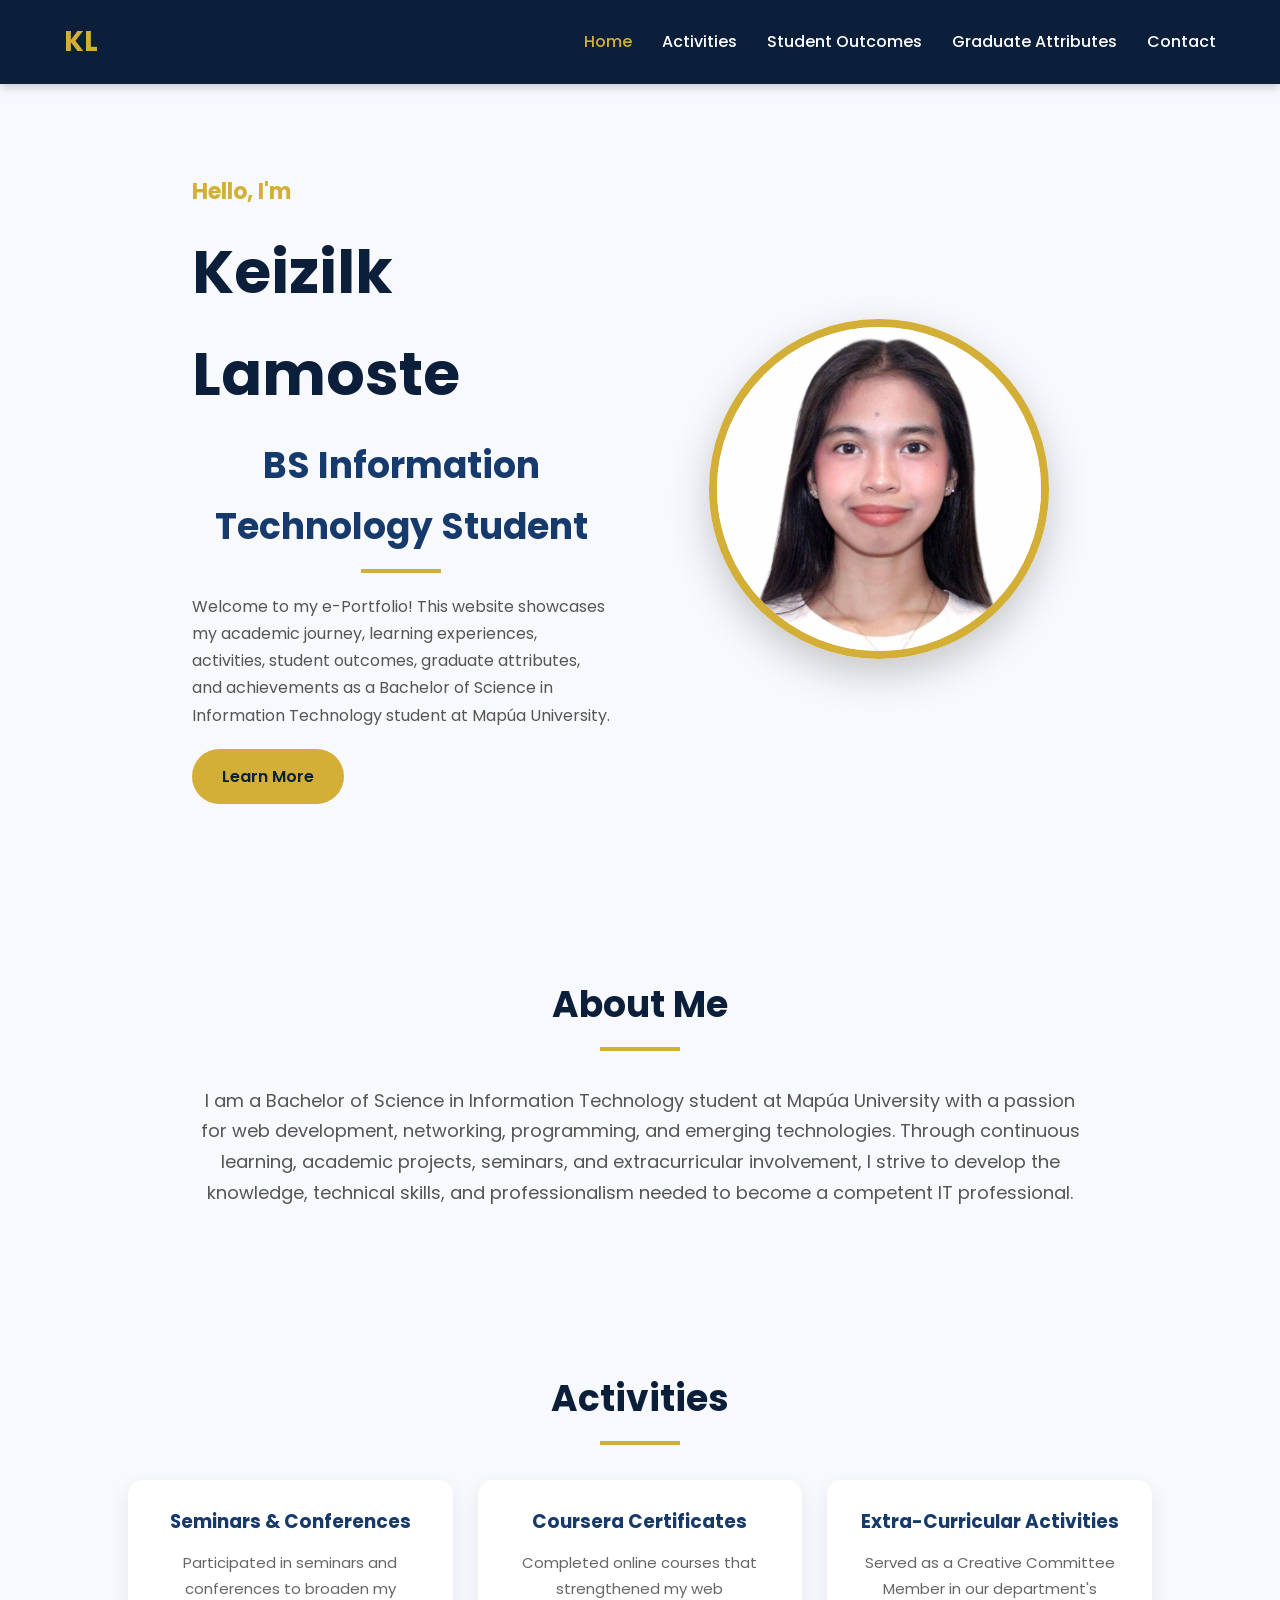
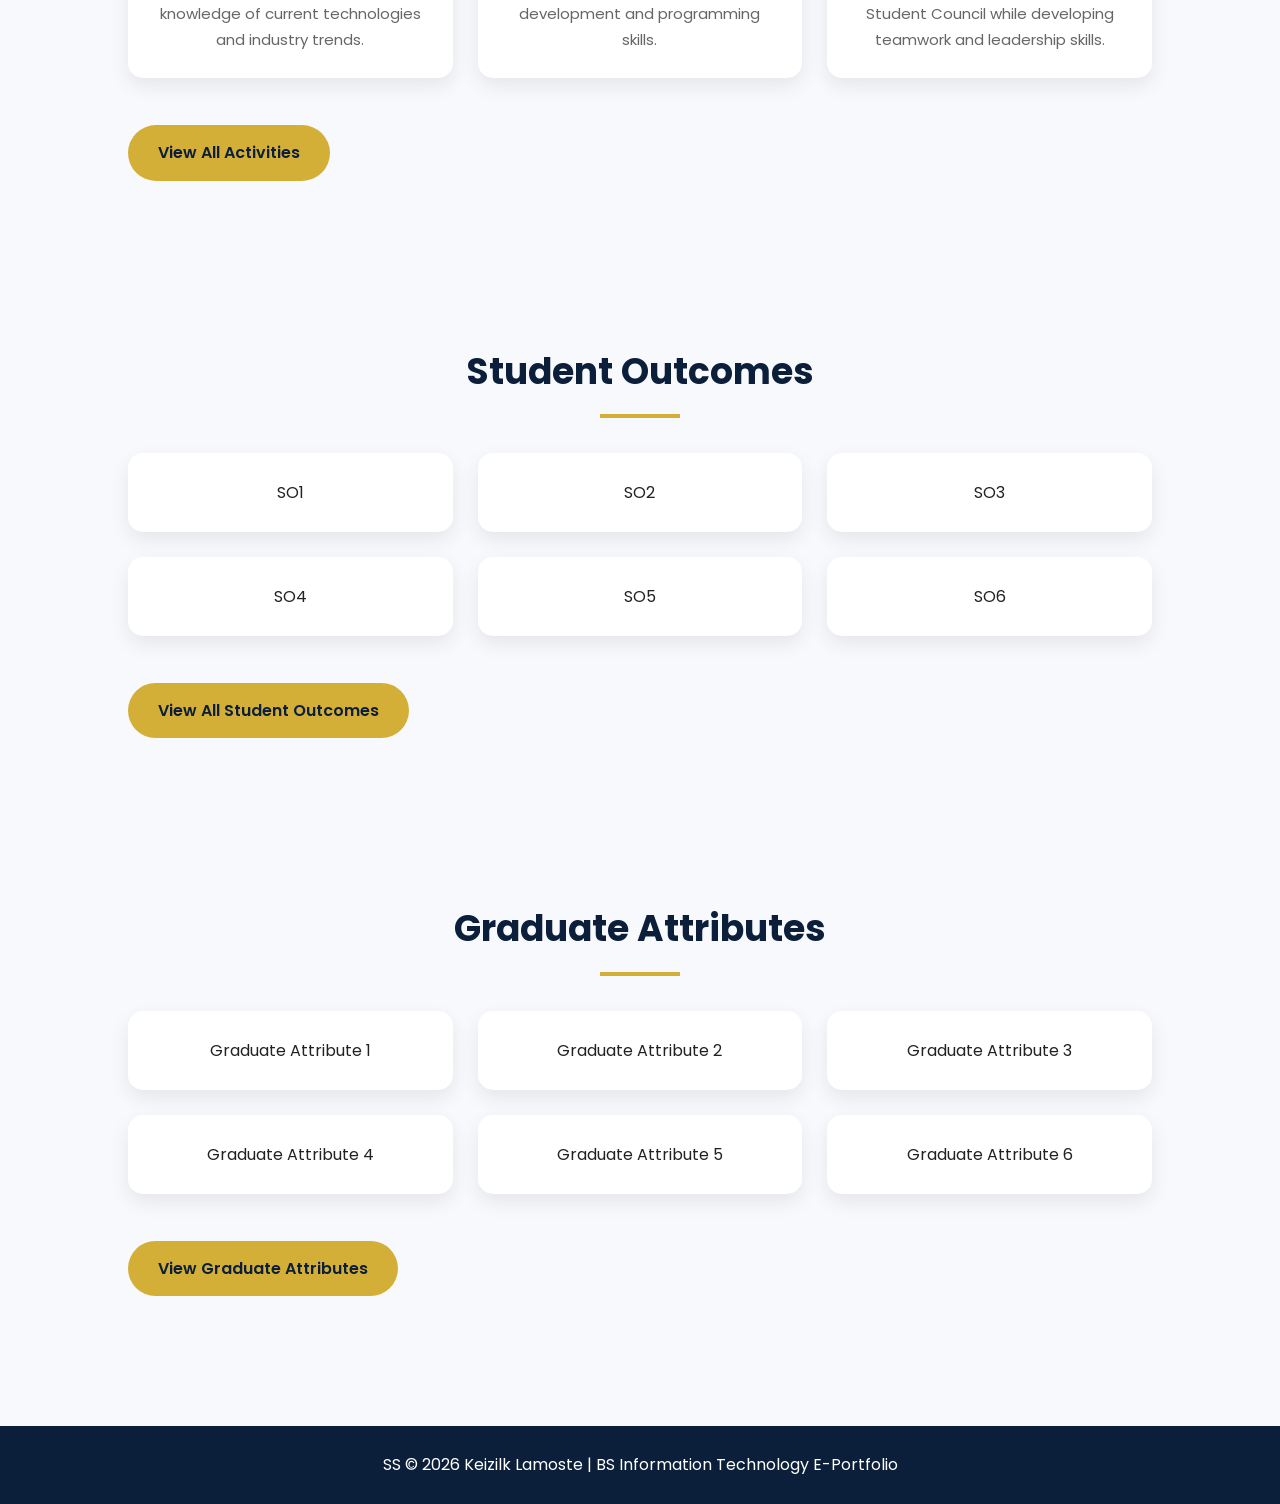
<file: index.html>
<!DOCTYPE html>
<html lang="en">
<head>
    <meta charset="UTF-8">
    <meta name="viewport" content="width=device-width, initial-scale=1.0">
    <title>Keizilk Lamoste | E-Portfolio</title>

    <link href="https://fonts.googleapis.com/css2?family=Poppins:wght@300;400;500;600;700&display=swap" rel="stylesheet">

    <link rel="stylesheet" href="css/style.css">
</head>

<body>

<!-- ================= NAVIGATION ================= -->

<header>

    <nav class="navbar">

        <div class="logo">
            KL
        </div>

        <ul class="nav-links">

            <li><a href="index.html" class="active">Home</a></li>

            <li><a href="activities.html">Activities</a></li>

            <li><a href="student-outcomes.html">Student Outcomes</a></li>

            <li><a href="graduate-attributes/ga1.html">Graduate Attributes</a></li>

            <li><a href="contact.html">Contact</a></li>

        </ul>

    </nav>

</header>

<!-- ================= HERO ================= -->

<section class="hero">

    <div class="hero-text">

        <h3>Hello, I'm</h3>

        <h1>Keizilk Lamoste</h1>

        <h2>BS Information Technology Student</h2>

        <p>
            Welcome to my e-Portfolio! This website showcases my academic journey,
            learning experiences, activities, student outcomes, graduate attributes,
            and achievements as a Bachelor of Science in Information Technology student
            at Mapúa University.
        </p>

        <a href="#about" class="btn">Learn More</a>

    </div>

    <div class="hero-image">

        <img src="images/profile.jpg" alt="Profile Picture">

    </div>

</section>

<!-- ================= ABOUT ================= -->

<section id="about" class="about">

    <h2>About Me</h2>

    <p>

        I am a Bachelor of Science in Information Technology student at Mapúa University
        with a passion for web development, networking, programming, and emerging
        technologies. Through continuous learning, academic projects, seminars,
        and extracurricular involvement, I strive to develop the knowledge,
        technical skills, and professionalism needed to become a competent IT professional.

    </p>

</section>

<!-- ================= ACTIVITIES ================= -->

<section class="activities">

    <h2>Activities</h2>

    <div class="cards">

        <a href="activities.html" class="card">

            <h3>Seminars & Conferences</h3>

            <p>
                Participated in seminars and conferences to broaden my knowledge of
                current technologies and industry trends.
            </p>

        </a>

        <a href="activities.html" class="card">

            <h3>Coursera Certificates</h3>

            <p>
                Completed online courses that strengthened my web development
                and programming skills.
            </p>

        </a>

        <a href="activities.html" class="card">

            <h3>Extra-Curricular Activities</h3>

            <p>
                Served as a Creative Committee Member in our department's
                Student Council while developing teamwork and leadership skills.
            </p>

        </a>

    </div>

    <br>

    <a href="activities.html" class="btn">View All Activities</a>

</section>

<!-- ================= STUDENT OUTCOMES ================= -->

<section class="outcomes">

    <h2>Student Outcomes</h2>

    <div class="cards">

        <a href="graduate-attributes/ga1.html" class="card">SO1</a>

        <a href="graduate-attributes/ga2.html" class="card">SO2</a>

        <a href="graduate-attributes/ga3.html" class="card">SO3</a>

        <a href="graduate-attributes/ga4.html" class="card">SO4</a>

        <a href="graduate-attributes/ga5.html" class="card">SO5</a>

        <a href="graduate-attributes/ga6.html" class="card">SO6</a>

    </div>

    <br>

    <a href="student-outcomes.html" class="btn">View All Student Outcomes</a>

</section>

<!-- ================= GRADUATE ATTRIBUTES ================= -->

<section class="graduate">

    <h2>Graduate Attributes</h2>

    <div class="cards">

        <a href="graduate-attributes/ga1.html" class="card">
            Graduate Attribute 1
        </a>

        <a href="graduate-attributes/ga2.html" class="card">
            Graduate Attribute 2
        </a>

        <a href="graduate-attributes/ga3.html" class="card">
            Graduate Attribute 3
        </a>

        <a href="graduate-attributes/ga4.html" class="card">
            Graduate Attribute 4
        </a>

        <a href="graduate-attributes/ga5.html" class="card">
            Graduate Attribute 5
        </a>

        <a href="graduate-attributes/ga6.html" class="card">
            Graduate Attribute 6
        </a>

    </div>

    <br>

    <a href="graduate-attributes/ga1.html" class="btn">
        View Graduate Attributes
    </a>

</section>

<!-- ================= FOOTER ================= -->

<footer>

    <p>
SS
        © 2026 Keizilk Lamoste | BS Information Technology E-Portfolio

    </p>

</footer>

<script src="js/script.js"></script>

</body>
</html>
</file>
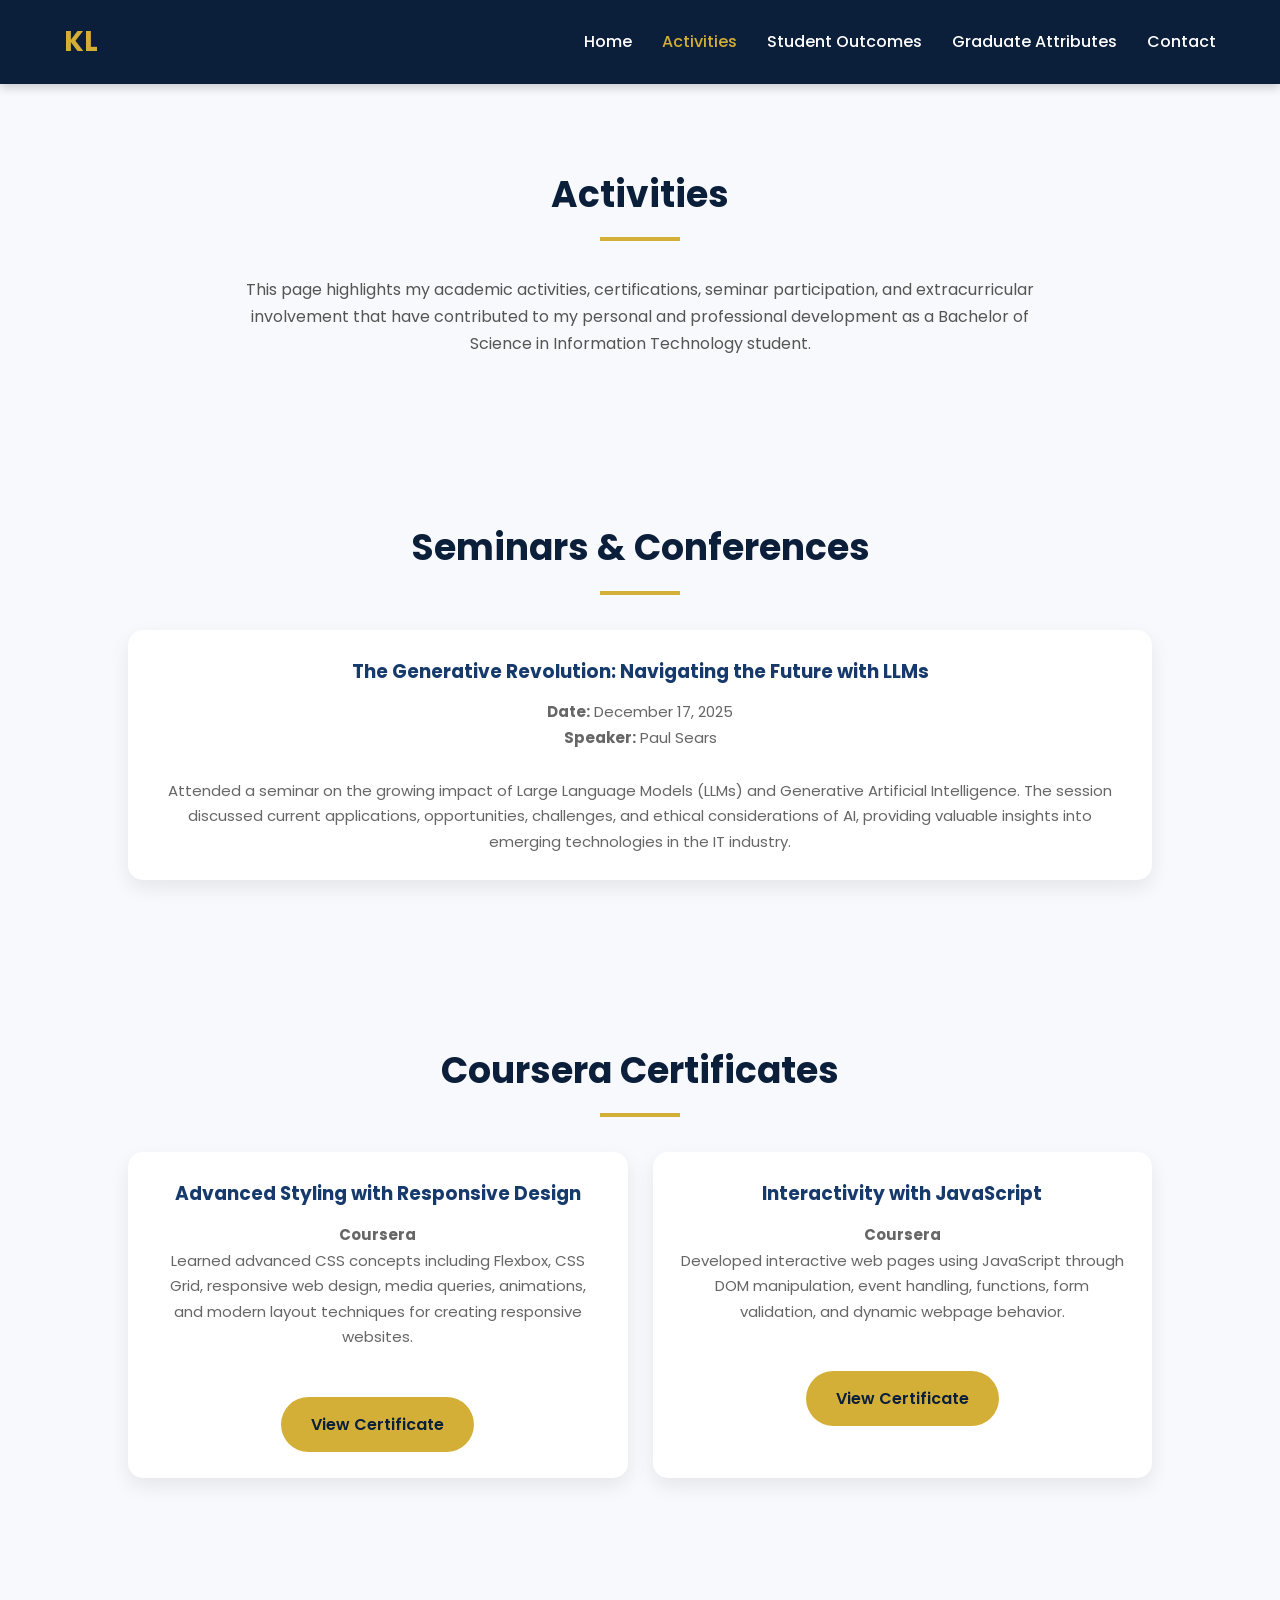
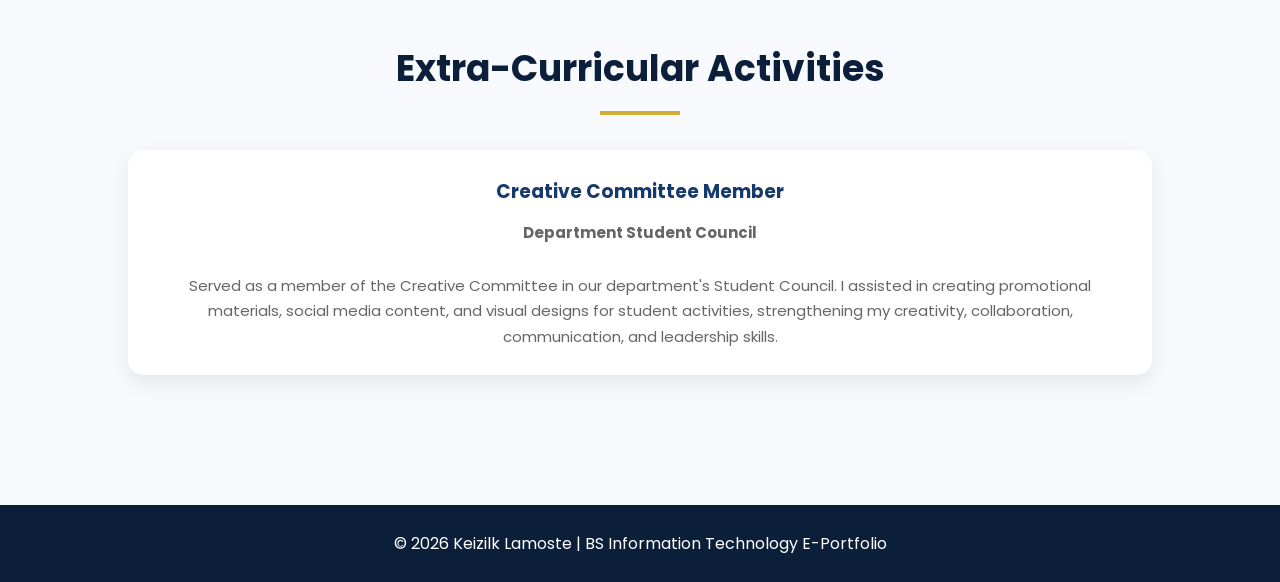
<file: activities.html>
<!DOCTYPE html>
<html lang="en">
<head>
    <meta charset="UTF-8">
    <meta name="viewport" content="width=device-width, initial-scale=1.0">
    <title>Activities | Keizilk Lamoste</title>

    <link href="https://fonts.googleapis.com/css2?family=Poppins:wght@300;400;500;600;700&display=swap" rel="stylesheet">
    <link rel="stylesheet" href="css/style.css">
</head>

<body>

<header>

    <nav class="navbar">

        <div class="logo">
            KL
        </div>

        <ul class="nav-links">

            <li><a href="index.html">Home</a></li>
            <li><a href="activities.html" class="active">Activities</a></li>
            <li><a href="student-outcomes.html">Student Outcomes</a></li>
            <li><a href="graduate-attributes/ga1.html">Graduate Attributes</a></li>
            <li><a href="contact.html">Contact</a></li>

        </ul>

    </nav>

</header>

<!-- ================= PAGE TITLE ================= -->

<section>

    <h2>Activities</h2>

    <p style="text-align:center; max-width:800px; margin:auto;">
        This page highlights my academic activities, certifications, seminar participation,
        and extracurricular involvement that have contributed to my personal and
        professional development as a Bachelor of Science in Information Technology student.
    </p>

</section>

<!-- ================= SEMINARS ================= -->

<section>

    <h2>Seminars & Conferences</h2>

    <div class="cards">

        <div class="card">

            <h3>The Generative Revolution: Navigating the Future with LLMs</h3>

            <p><strong>Date:</strong> December 17, 2025</p>

            <p><strong>Speaker:</strong> Paul Sears</p>

            <br>

            <p>
                Attended a seminar on the growing impact of Large Language Models (LLMs)
                and Generative Artificial Intelligence. The session discussed current
                applications, opportunities, challenges, and ethical considerations of AI,
                providing valuable insights into emerging technologies in the IT industry.
            </p>

        </div>

    </div>

</section>

<!-- ================= COURSERA ================= -->

<section>

    <h2>Coursera Certificates</h2>

    <div class="cards">

        <div class="card">

            <h3>Advanced Styling with Responsive Design</h3>

            <p><strong>Coursera</strong></p>

            <p>
                Learned advanced CSS concepts including Flexbox, CSS Grid,
                responsive web design, media queries, animations,
                and modern layout techniques for creating responsive websites.
            </p>

            <br>

            <a href="documents/Advanced Styling with Responsive Design Certificate.pdf"
               class="btn"
               target="_blank">
                View Certificate
            </a>

        </div>

        <div class="card">

            <h3>Interactivity with JavaScript</h3>

            <p><strong>Coursera</strong></p>

            <p>
                Developed interactive web pages using JavaScript through
                DOM manipulation, event handling, functions,
                form validation, and dynamic webpage behavior.
            </p>

            <br>

            <a href="documents/Interactivity with JavaScript Certificate.pdf"
               class="btn"
               target="_blank">
                View Certificate
            </a>

        </div>

    </div>

</section>

<!-- ================= EXTRA CURRICULAR ================= -->

<section>

    <h2>Extra-Curricular Activities</h2>

    <div class="cards">

        <div class="card">

            <h3>Creative Committee Member</h3>

            <p><strong>Department Student Council</strong></p>

            <br>

            <p>
                Served as a member of the Creative Committee in our department's
                Student Council. I assisted in creating promotional materials,
                social media content, and visual designs for student activities,
                strengthening my creativity, collaboration, communication,
                and leadership skills.
            </p>

        </div>

    </div>

</section>

<footer>

    <p>
        © 2026 Keizilk Lamoste | BS Information Technology E-Portfolio
    </p>

</footer>

<script src="js/script.js"></script>

</body>
</html>
</file>
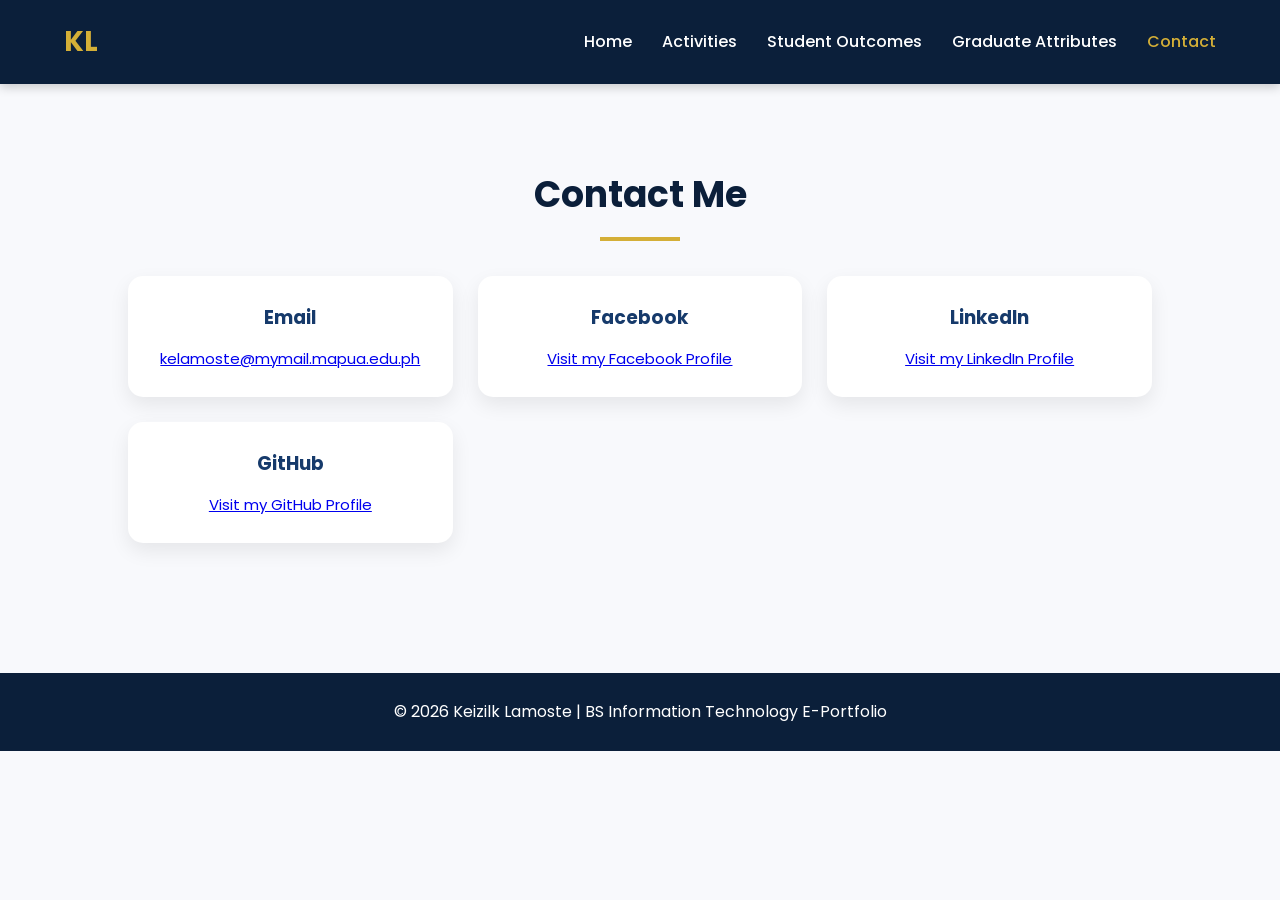
<file: contact.html>
<!DOCTYPE html>
<html lang="en">

<head>
    <meta charset="UTF-8">
    <meta name="viewport" content="width=device-width, initial-scale=1.0">
    <title>Contact | Keizilk Lamoste</title>

    <link href="https://fonts.googleapis.com/css2?family=Poppins:wght@300;400;600;700&display=swap" rel="stylesheet">

    <link rel="stylesheet" href="css/style.css">
</head>

<body>

    <!-- ================= NAVIGATION ================= -->

    <header>

        <nav class="navbar">

            <div class="logo">
                KL
            </div>

            <ul class="nav-links">

                <li><a href="index.html">Home</a></li>

                <li><a href="activities.html">Activities</a></li>

                <li><a href="student-outcomes.html">Student Outcomes</a></li>

                <li><a href="graduate-attributes/ga1.html">Graduate Attributes</a></li>

                <li><a href="contact.html" class="active">Contact</a></li>

            </ul>

        </nav>

    </header>

    <!-- ================= CONTACT ================= -->

    <section>

        <h2>Contact Me</h2>

        <div class="cards">

            <div class="card">

                <h3>Email</h3>

                <p>
                    <a href="mailto:kelamoste@mymail.mapua.edu.ph">
                        kelamoste@mymail.mapua.edu.ph
                    </a>
                </p>

            </div>

            <div class="card">

                <h3>Facebook</h3>

                <p>
                    <a href="https://www.facebook.com/keizilk.lamoste.9" target="_blank">
                        Visit my Facebook Profile
                    </a>
                </p>

            </div>

            <div class="card">

                <h3>LinkedIn</h3>

                <p>
                    <a href="https://www.linkedin.com/in/keizilk-lamoste-8243713b5/" target="_blank">
                        Visit my LinkedIn Profile
                    </a>
                </p>

            </div>

            <div class="card">

                <h3>GitHub</h3>

                <p>
                    <a href="https://github.com/keizilklamoste822-afk" target="_blank">
                        Visit my GitHub Profile
                    </a>
                </p>

            </div>

        </div>

    </section>

    <!-- ================= FOOTER ================= -->

    <footer>

        <p>
            © 2026 Keizilk Lamoste | BS Information Technology E-Portfolio
        </p>

    </footer>

    <script src="js/script.js"></script>

</body>

</html>
</file>
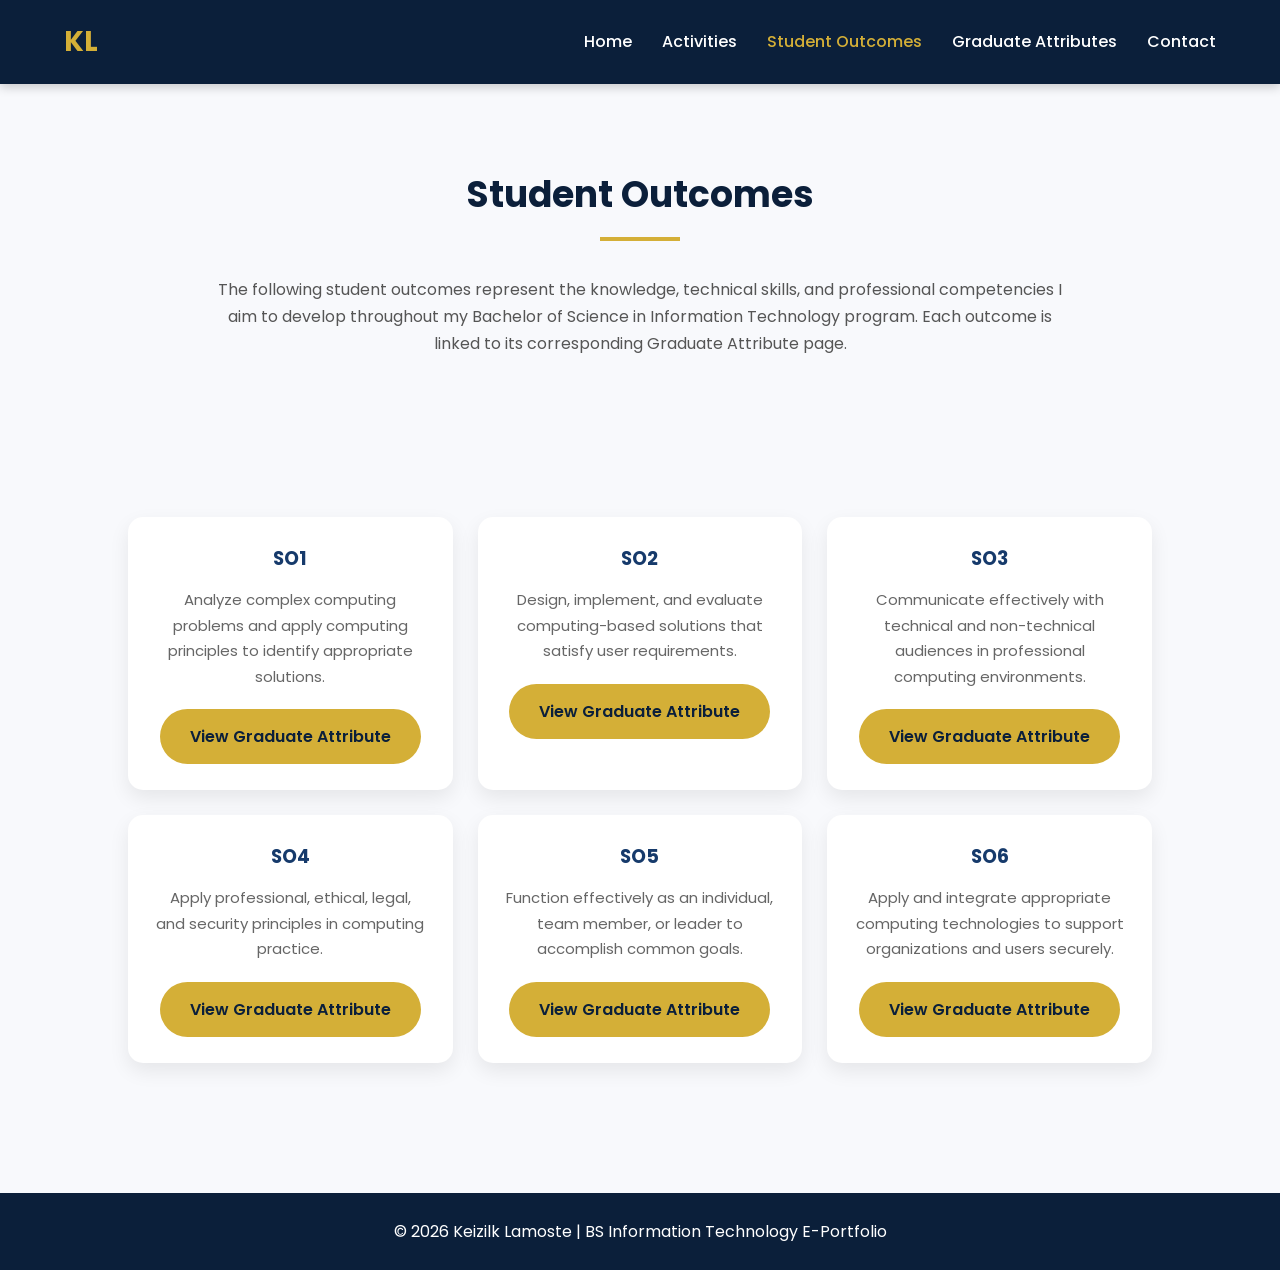
<file: student-outcomes.html>
<!DOCTYPE html>
<html lang="en">
<head>
    <meta charset="UTF-8">
    <meta name="viewport" content="width=device-width, initial-scale=1.0">
    <title>Student Outcomes | Keizilk Lamoste</title>

    <link href="https://fonts.googleapis.com/css2?family=Poppins:wght@300;400;600;700&display=swap" rel="stylesheet">
    <link rel="stylesheet" href="css/style.css">
</head>

<body>

<header>

    <nav class="navbar">

        <div class="logo">KL</div>

        <ul class="nav-links">

            <li><a href="index.html">Home</a></li>
            <li><a href="activities.html">Activities</a></li>
            <li><a href="student-outcomes.html" class="active">Student Outcomes</a></li>
            <li><a href="graduate-attributes/ga1.html">Graduate Attributes</a></li>
            <li><a href="contact.html">Contact</a></li>

        </ul>

    </nav>

</header>

<!-- ================= PAGE TITLE ================= -->

<section>

    <h2>Student Outcomes</h2>

    <p style="text-align:center; max-width:850px; margin:auto;">
        The following student outcomes represent the knowledge, technical skills,
        and professional competencies I aim to develop throughout my Bachelor of
        Science in Information Technology program. Each outcome is linked to its
        corresponding Graduate Attribute page.
    </p>

</section>

<!-- ================= STUDENT OUTCOMES ================= -->

<section>

    <div class="cards">

        <div class="card">

            <h3>SO1</h3>

            <p>
                Analyze complex computing problems and apply computing principles
                to identify appropriate solutions.
            </p>

            <a href="graduate-attributes/ga1.html" class="btn">
                View Graduate Attribute
            </a>

        </div>

        <div class="card">

            <h3>SO2</h3>

            <p>
                Design, implement, and evaluate computing-based solutions that
                satisfy user requirements.
            </p>

            <a href="graduate-attributes/ga2.html" class="btn">
                View Graduate Attribute
            </a>

        </div>

        <div class="card">

            <h3>SO3</h3>

            <p>
                Communicate effectively with technical and non-technical audiences
                in professional computing environments.
            </p>

            <a href="graduate-attributes/ga3.html" class="btn">
                View Graduate Attribute
            </a>

        </div>

        <div class="card">

            <h3>SO4</h3>

            <p>
                Apply professional, ethical, legal, and security principles
                in computing practice.
            </p>

            <a href="graduate-attributes/ga4.html" class="btn">
                View Graduate Attribute
            </a>

        </div>

        <div class="card">

            <h3>SO5</h3>

            <p>
                Function effectively as an individual, team member,
                or leader to accomplish common goals.
            </p>

            <a href="graduate-attributes/ga5.html" class="btn">
                View Graduate Attribute
            </a>

        </div>

        <div class="card">

            <h3>SO6</h3>

            <p>
                Apply and integrate appropriate computing technologies
                to support organizations and users securely.
            </p>

            <a href="graduate-attributes/ga6.html" class="btn">
                View Graduate Attribute
            </a>

        </div>

    </div>

</section>

<footer>

    <p>
        © 2026 Keizilk Lamoste | BS Information Technology E-Portfolio
    </p>

</footer>

<script src="js/script.js"></script>

</body>
</html>
</file>
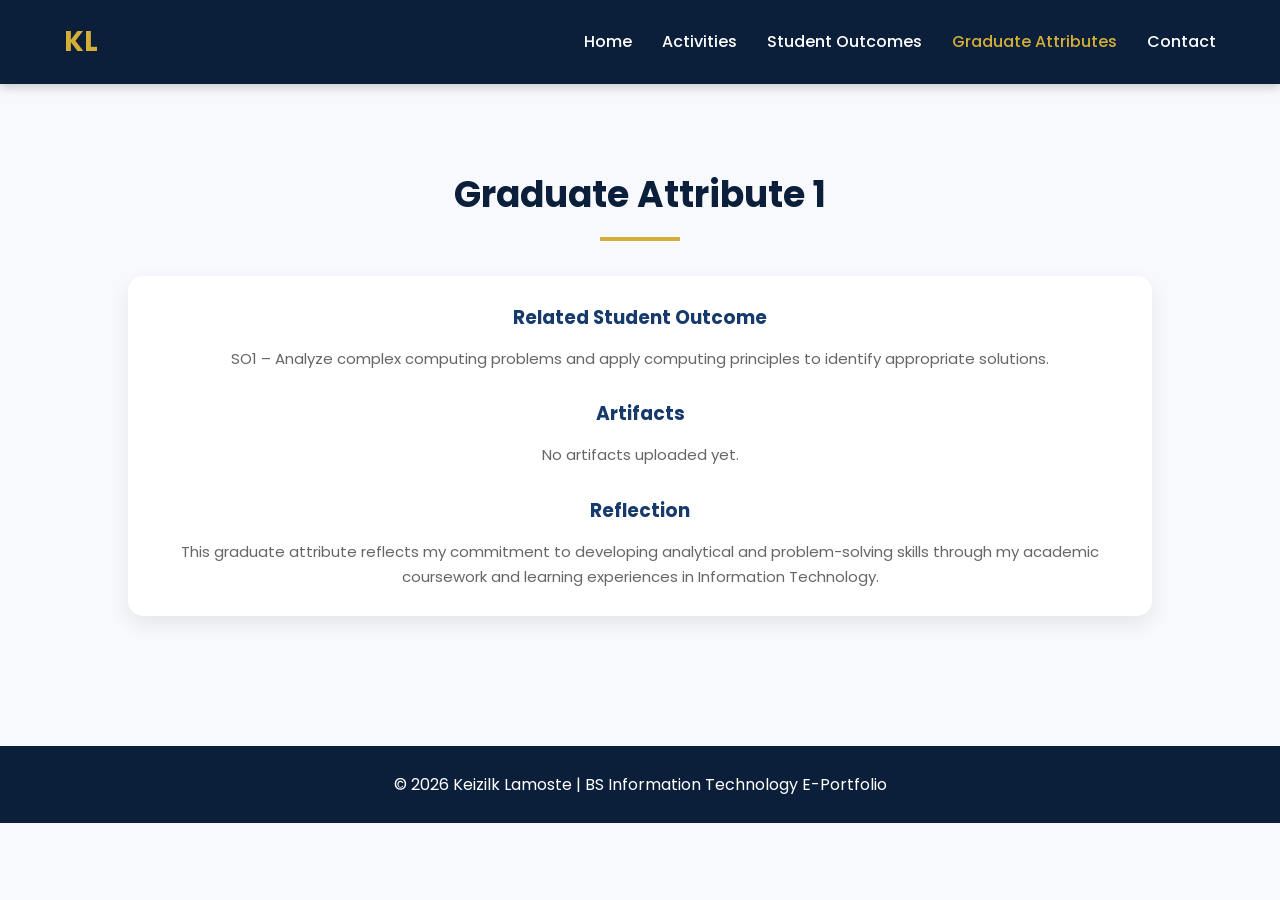
<file: graduate-attributes/ga1.html>
<!DOCTYPE html>
<html lang="en">
<head>
    <meta charset="UTF-8">
    <meta name="viewport" content="width=device-width, initial-scale=1.0">
    <title>Graduate Attribute 1 | Keizilk Lamoste</title>

    <link href="https://fonts.googleapis.com/css2?family=Poppins:wght@300;400;600;700&display=swap" rel="stylesheet">

    <link rel="stylesheet" href="../css/style.css">
</head>

<body>

<header>

    <nav class="navbar">

        <div class="logo">KL</div>

        <ul class="nav-links">

            <li><a href="../index.html">Home</a></li>

            <li><a href="../activities.html">Activities</a></li>

            <li><a href="../student-outcomes.html">Student Outcomes</a></li>

            <li><a href="ga1.html" class="active">Graduate Attributes</a></li>

            <li><a href="../contact.html">Contact</a></li>

        </ul>

    </nav>

</header>

<section>

<h2>Graduate Attribute 1</h2>

<div class="card">

<h3>Related Student Outcome</h3>

<p>
SO1 – Analyze complex computing problems and apply computing principles to identify appropriate solutions.
</p>

<br>

<h3>Artifacts</h3>

<p>
No artifacts uploaded yet.
</p>

<br>

<h3>Reflection</h3>

<p>
This graduate attribute reflects my commitment to developing analytical and problem-solving skills through my academic coursework and learning experiences in Information Technology.
</p>

</div>

</section>

<footer>

<p>
© 2026 Keizilk Lamoste | BS Information Technology E-Portfolio
</p>

</footer>

<script src="../js/script.js"></script>

</body>
</html>
</file>
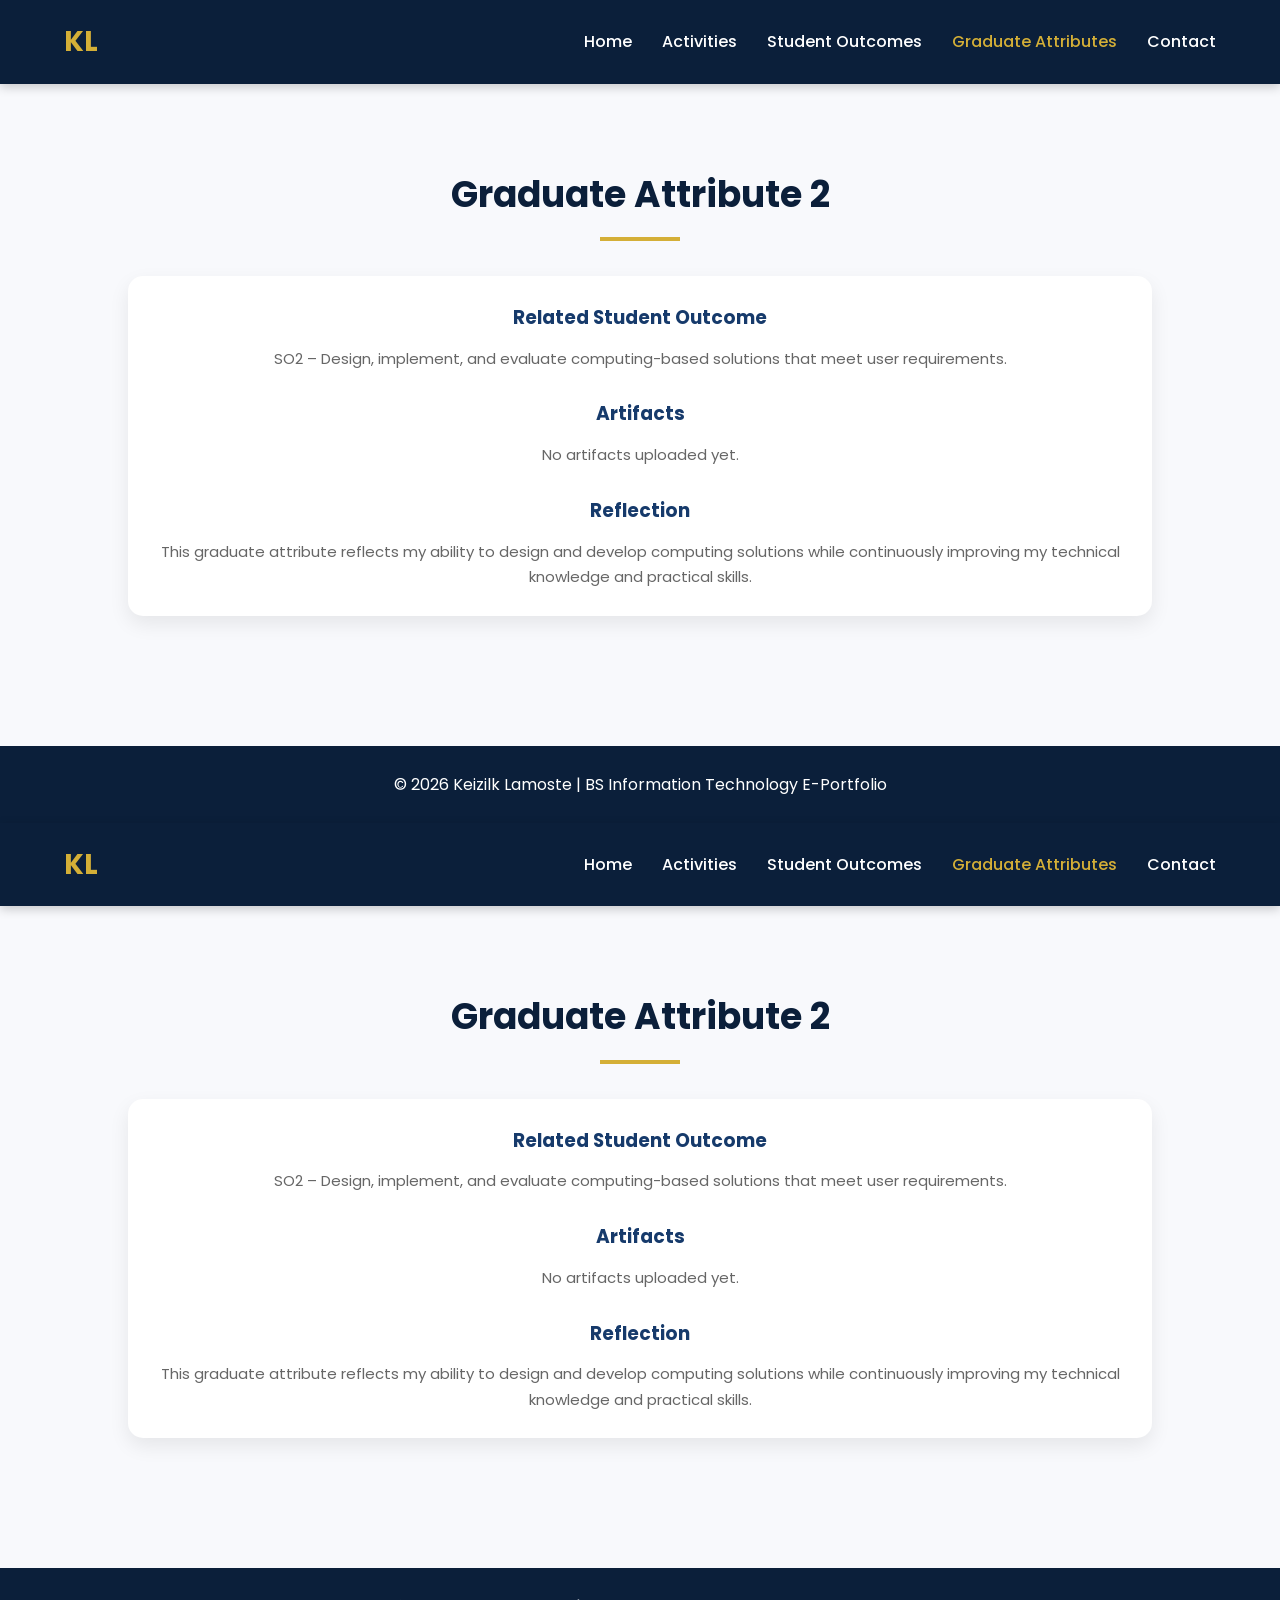
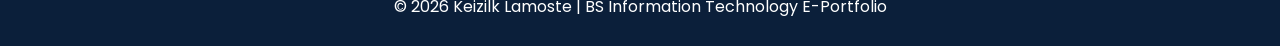
<file: graduate-attributes/ga2.html>
<!DOCTYPE html>
<html lang="en">
<head>
    <meta charset="UTF-8">
    <meta name="viewport" content="width=device-width, initial-scale=1.0">
    <title>Graduate Attribute 2 | Keizilk Lamoste</title>

    <link href="https://fonts.googleapis.com/css2?family=Poppins:wght@300;400;600;700&display=swap" rel="stylesheet">
    <link rel="stylesheet" href="../css/style.css">
</head>

<body>

<header>
<nav class="navbar">

<div class="logo">KL</div>

<ul class="nav-links">
<li><a href="../index.html">Home</a></li>
<li><a href="../activities.html">Activities</a></li>
<li><a href="../student-outcomes.html">Student Outcomes</a></li>
<li><a href="ga2.html" class="active">Graduate Attributes</a></li>
<li><a href="../contact.html">Contact</a></li>
</ul>

</nav>
</header>

<section>

<h2>Graduate Attribute 2</h2>

<div class="card">

<h3>Related Student Outcome</h3>

<p>
SO2 – Design, implement, and evaluate computing-based solutions that meet user requirements.
</p>

<br>

<h3>Artifacts</h3>

<p>No artifacts uploaded yet.</p>

<br>

<h3>Reflection</h3>

<p>
This graduate attribute reflects my ability to design and develop computing solutions while continuously improving my technical knowledge and practical skills.
</p>

</div>

</section>

<footer>
<p>© 2026 Keizilk Lamoste | BS Information Technology E-Portfolio</p>
</footer>

<script src="../js/script.js"></script>

</body>
</html><!DOCTYPE html>
<html lang="en">
<head>
    <meta charset="UTF-8">
    <meta name="viewport" content="width=device-width, initial-scale=1.0">
    <title>Graduate Attribute 2 | Keizilk Lamoste</title>

    <link href="https://fonts.googleapis.com/css2?family=Poppins:wght@300;400;600;700&display=swap" rel="stylesheet">
    <link rel="stylesheet" href="../css/style.css">
</head>

<body>

<header>
<nav class="navbar">

<div class="logo">KL</div>

<ul class="nav-links">
<li><a href="../index.html">Home</a></li>
<li><a href="../activities.html">Activities</a></li>
<li><a href="../student-outcomes.html">Student Outcomes</a></li>
<li><a href="ga2.html" class="active">Graduate Attributes</a></li>
<li><a href="../contact.html">Contact</a></li>
</ul>

</nav>
</header>

<section>

<h2>Graduate Attribute 2</h2>

<div class="card">

<h3>Related Student Outcome</h3>

<p>
SO2 – Design, implement, and evaluate computing-based solutions that meet user requirements.
</p>

<br>

<h3>Artifacts</h3>

<p>No artifacts uploaded yet.</p>

<br>

<h3>Reflection</h3>

<p>
This graduate attribute reflects my ability to design and develop computing solutions while continuously improving my technical knowledge and practical skills.
</p>

</div>

</section>

<footer>
<p>© 2026 Keizilk Lamoste | BS Information Technology E-Portfolio</p>
</footer>

<script src="../js/script.js"></script>

</body>
</html>
</file>
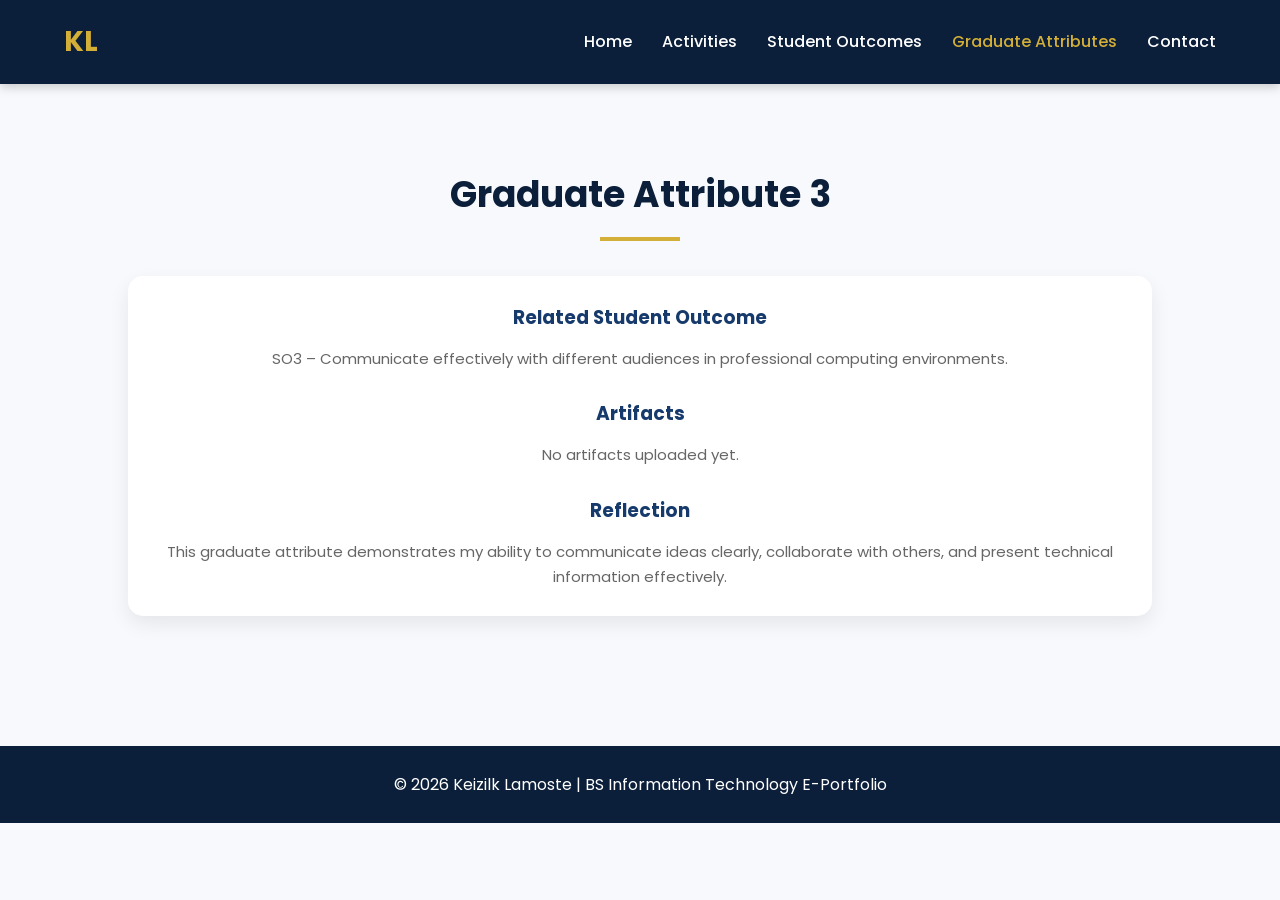
<file: graduate-attributes/ga3.html>
<!DOCTYPE html>
<html lang="en">
<head>
<meta charset="UTF-8">
<meta name="viewport" content="width=device-width, initial-scale=1.0">

<title>Graduate Attribute 3 | Keizilk Lamoste</title>

<link href="https://fonts.googleapis.com/css2?family=Poppins:wght@300;400;600;700&display=swap" rel="stylesheet">

<link rel="stylesheet" href="../css/style.css">

</head>

<body>

<header>

<nav class="navbar">

<div class="logo">KL</div>

<ul class="nav-links">

<li><a href="../index.html">Home</a></li>
<li><a href="../activities.html">Activities</a></li>
<li><a href="../student-outcomes.html">Student Outcomes</a></li>
<li><a href="ga3.html" class="active">Graduate Attributes</a></li>
<li><a href="../contact.html">Contact</a></li>

</ul>

</nav>

</header>

<section>

<h2>Graduate Attribute 3</h2>

<div class="card">

<h3>Related Student Outcome</h3>

<p>
SO3 – Communicate effectively with different audiences in professional computing environments.
</p>

<br>

<h3>Artifacts</h3>

<p>No artifacts uploaded yet.</p>

<br>

<h3>Reflection</h3>

<p>
This graduate attribute demonstrates my ability to communicate ideas clearly, collaborate with others, and present technical information effectively.
</p>

</div>

</section>

<footer>

<p>© 2026 Keizilk Lamoste | BS Information Technology E-Portfolio</p>

</footer>

<script src="../js/script.js"></script>

</body>
</html>
</file>
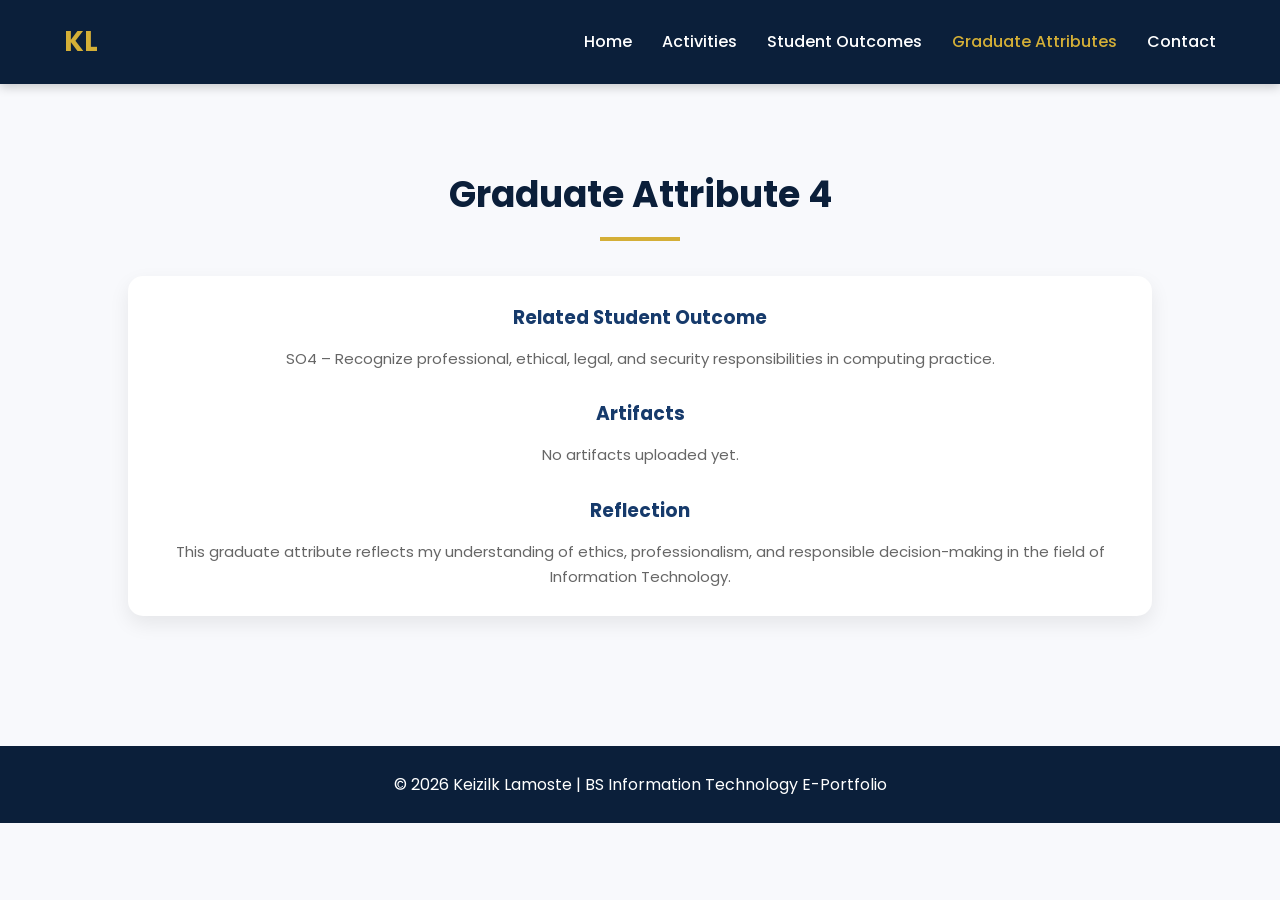
<file: graduate-attributes/ga4.html>
<!DOCTYPE html>
<html lang="en">
<head>
<meta charset="UTF-8">
<meta name="viewport" content="width=device-width, initial-scale=1.0">

<title>Graduate Attribute 4 | Keizilk Lamoste</title>

<link href="https://fonts.googleapis.com/css2?family=Poppins:wght@300;400;600;700&display=swap" rel="stylesheet">

<link rel="stylesheet" href="../css/style.css">

</head>

<body>

<header>

<nav class="navbar">

<div class="logo">KL</div>

<ul class="nav-links">

<li><a href="../index.html">Home</a></li>
<li><a href="../activities.html">Activities</a></li>
<li><a href="../student-outcomes.html">Student Outcomes</a></li>
<li><a href="ga4.html" class="active">Graduate Attributes</a></li>
<li><a href="../contact.html">Contact</a></li>

</ul>

</nav>

</header>

<section>

<h2>Graduate Attribute 4</h2>

<div class="card">

<h3>Related Student Outcome</h3>

<p>
SO4 – Recognize professional, ethical, legal, and security responsibilities in computing practice.
</p>

<br>

<h3>Artifacts</h3>

<p>No artifacts uploaded yet.</p>

<br>

<h3>Reflection</h3>

<p>
This graduate attribute reflects my understanding of ethics, professionalism, and responsible decision-making in the field of Information Technology.
</p>

</div>

</section>

<footer>

<p>© 2026 Keizilk Lamoste | BS Information Technology E-Portfolio</p>

</footer>

<script src="../js/script.js"></script>

</body>
</html>
</file>
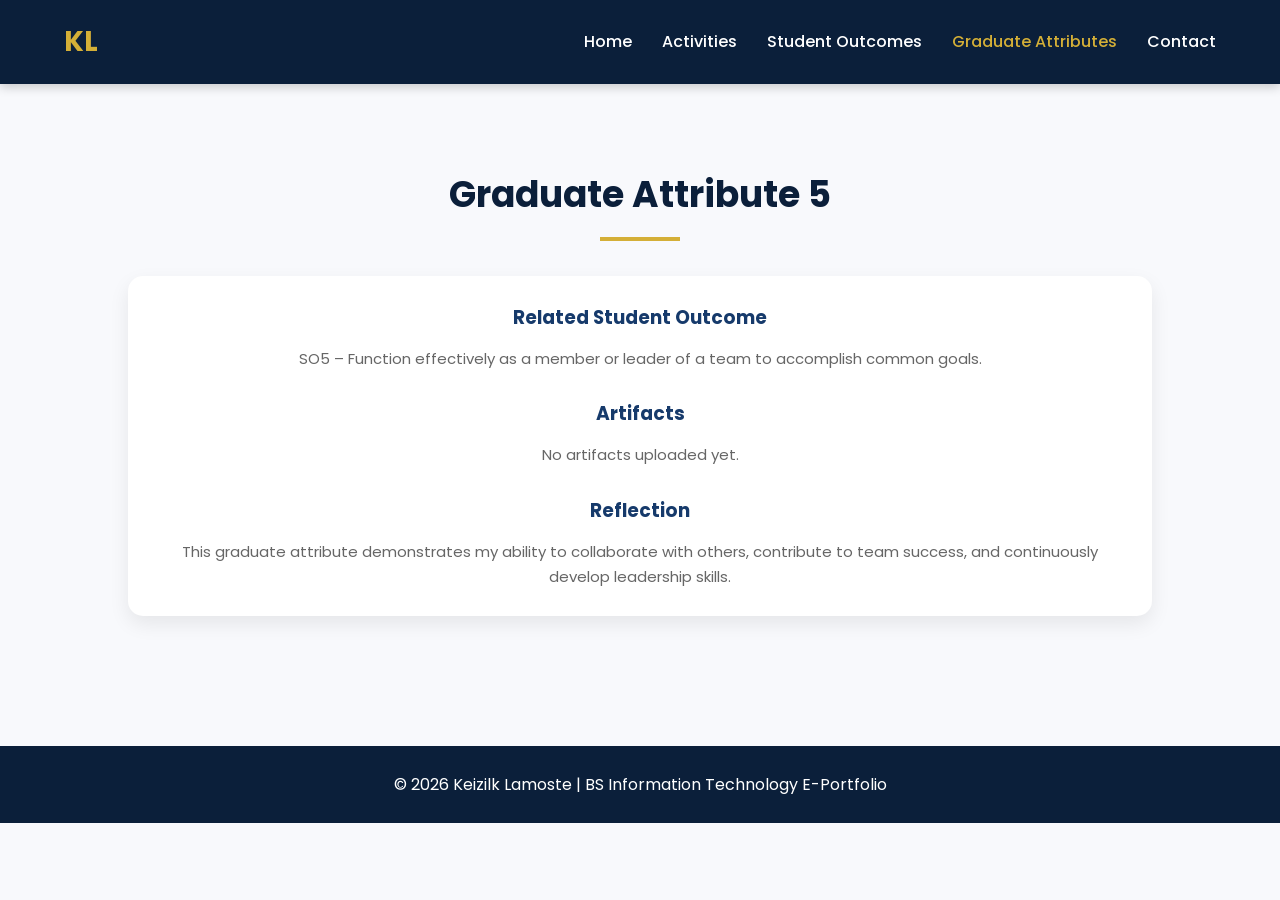
<file: graduate-attributes/ga5.html>
<!DOCTYPE html>
<html lang="en">
<head>
<meta charset="UTF-8">
<meta name="viewport" content="width=device-width, initial-scale=1.0">

<title>Graduate Attribute 5 | Keizilk Lamoste</title>

<link href="https://fonts.googleapis.com/css2?family=Poppins:wght@300;400;600;700&display=swap" rel="stylesheet">

<link rel="stylesheet" href="../css/style.css">

</head>

<body>

<header>

<nav class="navbar">

<div class="logo">KL</div>

<ul class="nav-links">

<li><a href="../index.html">Home</a></li>
<li><a href="../activities.html">Activities</a></li>
<li><a href="../student-outcomes.html">Student Outcomes</a></li>
<li><a href="ga5.html" class="active">Graduate Attributes</a></li>
<li><a href="../contact.html">Contact</a></li>

</ul>

</nav>

</header>

<section>

<h2>Graduate Attribute 5</h2>

<div class="card">

<h3>Related Student Outcome</h3>

<p>
SO5 – Function effectively as a member or leader of a team to accomplish common goals.
</p>

<br>

<h3>Artifacts</h3>

<p>No artifacts uploaded yet.</p>

<br>

<h3>Reflection</h3>

<p>
This graduate attribute demonstrates my ability to collaborate with others, contribute to team success, and continuously develop leadership skills.
</p>

</div>

</section>

<footer>

<p>© 2026 Keizilk Lamoste | BS Information Technology E-Portfolio</p>

</footer>

<script src="../js/script.js"></script>

</body>
</html>
</file>
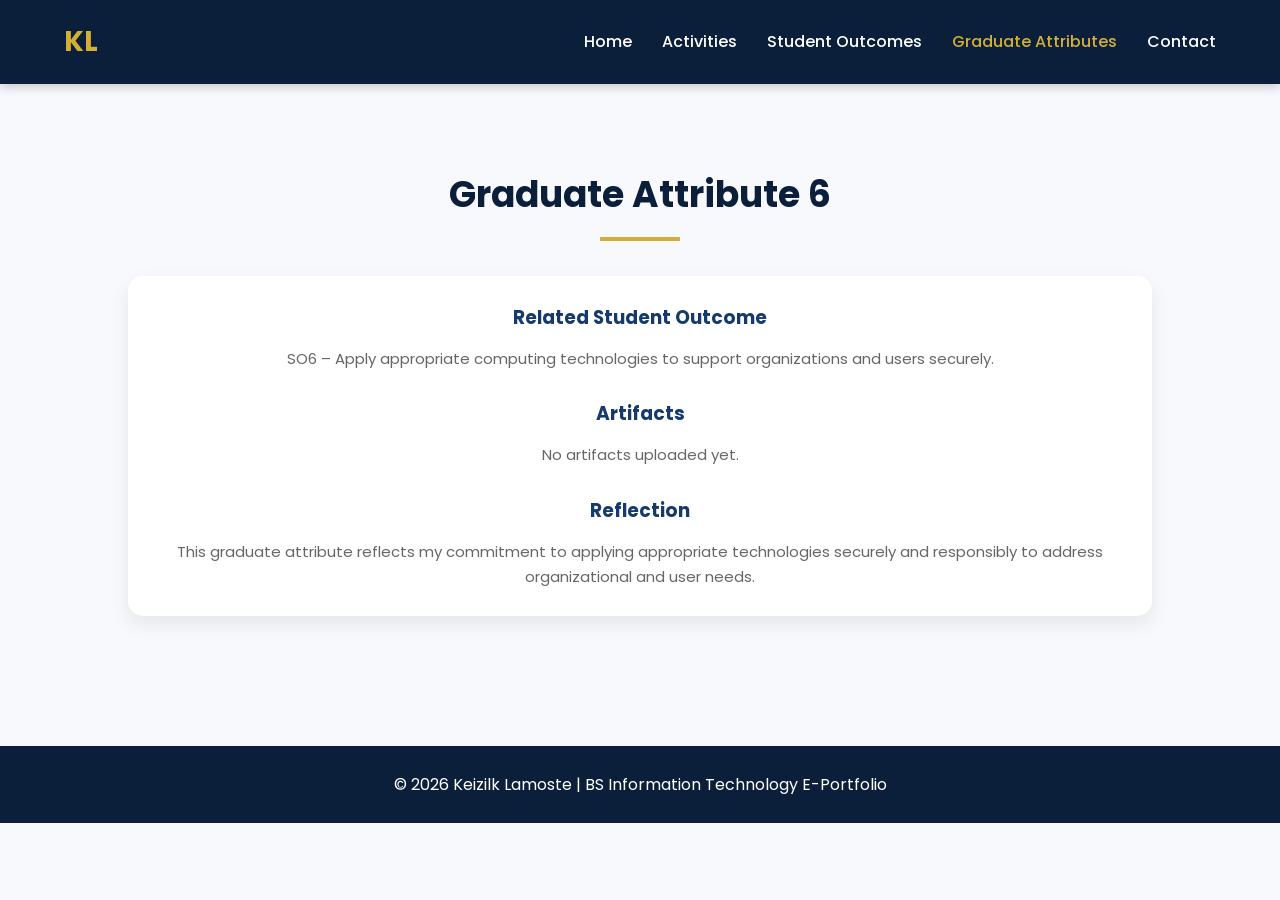
<file: graduate-attributes/ga6.html>
<!DOCTYPE html>
<html lang="en">
<head>
<meta charset="UTF-8">
<meta name="viewport" content="width=device-width, initial-scale=1.0">

<title>Graduate Attribute 6 | Keizilk Lamoste</title>

<link href="https://fonts.googleapis.com/css2?family=Poppins:wght@300;400;600;700&display=swap" rel="stylesheet">

<link rel="stylesheet" href="../css/style.css">

</head>

<body>

<header>

<nav class="navbar">

<div class="logo">KL</div>

<ul class="nav-links">

<li><a href="../index.html">Home</a></li>
<li><a href="../activities.html">Activities</a></li>
<li><a href="../student-outcomes.html">Student Outcomes</a></li>
<li><a href="ga6.html" class="active">Graduate Attributes</a></li>
<li><a href="../contact.html">Contact</a></li>

</ul>

</nav>

</header>

<section>

<h2>Graduate Attribute 6</h2>

<div class="card">

<h3>Related Student Outcome</h3>

<p>
SO6 – Apply appropriate computing technologies to support organizations and users securely.
</p>

<br>

<h3>Artifacts</h3>

<p>No artifacts uploaded yet.</p>

<br>

<h3>Reflection</h3>

<p>
This graduate attribute reflects my commitment to applying appropriate technologies securely and responsibly to address organizational and user needs.
</p>

</div>

</section>

<footer>

<p>© 2026 Keizilk Lamoste | BS Information Technology E-Portfolio</p>

</footer>

<script src="../js/script.js"></script>

</body>
</html>
</file>
<file: css/style.css>
/* GOOGLE RESET */

*{
    margin:0;
    padding:0;
    box-sizing:border-box;
    scroll-behavior:smooth;
}

body{
    font-family:'Poppins',sans-serif;
    background:#f8f9fc;
    color:#222;
    line-height:1.7;
}

/* COLORS */

:root{
    --navy:#0B1F3A;
    --royal:#163A6B;
    --gold:#D4AF37;
    --white:#ffffff;
    --light:#F5F6FA;
    --gray:#666;
}

/* NAVBAR */

header{
    position:sticky;
    top:0;
    z-index:1000;
    background:var(--navy);
    box-shadow:0 3px 10px rgba(0,0,0,.2);
}

.navbar{
    width:90%;
    margin:auto;
    display:flex;
    justify-content:space-between;
    align-items:center;
    padding:18px 0;
}

.logo{
    color:var(--gold);
    font-size:28px;
    font-weight:700;
}

.nav-links{
    display:flex;
    list-style:none;
    gap:30px;
}

.nav-links a{
    color:white;
    text-decoration:none;
    font-weight:500;
    transition:.3s;
}

.nav-links a:hover,
.nav-links .active{
    color:var(--gold);
}

/* HERO */

.hero{
    width:90%;
    margin:auto;
    min-height:90vh;
    display:flex;
    align-items:center;
    justify-content:space-between;
    gap:60px;
}

.hero-text{
    flex:1;
}

.hero-text h3{
    color:var(--gold);
    font-size:22px;
}

.hero-text h1{
    font-size:60px;
    color:var(--navy);
    margin:10px 0;
}

.hero-text h2{
    color:var(--royal);
    margin-bottom:20px;
}

.hero-text p{
    color:#555;
    max-width:600px;
}

.btn{
    display:inline-block;
    margin-top:20px;
    background:var(--gold);
    color:var(--navy);
    padding:12px 28px;
    border-radius:40px;
    text-decoration:none;
    font-weight:600;
    transition:.3s;
    border:2px solid transparent;
}

.btn:hover{
    background:var(--navy);
    color:white;
    border:2px solid var(--gold);
}

/* HERO IMAGE */

.hero-image{
    flex:1;
    display:flex;
    justify-content:center;
}

.hero-image img{
    width:340px;
    height:340px;
    object-fit:cover;
    border-radius:50%;
    border:8px solid var(--gold);
    box-shadow:0 15px 40px rgba(0,0,0,.2);
}

/* SECTIONS */

section{
    padding:80px 10%;
}

section h2{
    text-align:center;
    font-size:36px;
    color:var(--navy);
    margin-bottom:35px;
    position:relative;
}

section h2::after{
    content:"";
    width:80px;
    height:4px;
    background:var(--gold);
    display:block;
    margin:12px auto;
}

/* PARAGRAPHS (general improvement) */

section p{
    color:#555;
}

/* ABOUT */

.about p{
    max-width:900px;
    margin:auto;
    text-align:center;
    font-size:18px;
}

/* CARDS */

.cards{
    display:grid;
    grid-template-columns:repeat(auto-fit,minmax(240px,1fr));
    gap:25px;
}

/* IMPORTANT FIX: make cards more clickable-looking */
.card{
    background:white;
    padding:25px;
    border-radius:15px;
    text-align:center;
    box-shadow:0 8px 20px rgba(0,0,0,.08);
    transition:.3s;
    border:1px solid transparent;
}

.card:hover{
    transform:translateY(-6px);
    border:1px solid var(--gold);
    box-shadow:0 12px 25px rgba(0,0,0,.12);
}

.card h3{
    color:var(--royal);
    margin-bottom:12px;
}

.card p{
    color:#666;
    font-size:15px;
}

/* FIX for clickable cards (important for your new links) */

.cards a.card{
    text-decoration:none;
    color:inherit;
    display:block;
}

/* FOOTER */

footer{
    background:var(--navy);
    color:white;
    text-align:center;
    padding:25px;
    margin-top:50px;
}

/* RESPONSIVE */

@media(max-width:900px){

.hero{
    flex-direction:column-reverse;
    text-align:center;
    padding-top:30px;
}

.hero-text h1{
    font-size:42px;
}

.hero-image img{
    width:260px;
    height:260px;
}

.navbar{
    flex-direction:column;
    gap:20px;
}

.nav-links{
    flex-wrap:wrap;
    justify-content:center;
}

}
</file>
